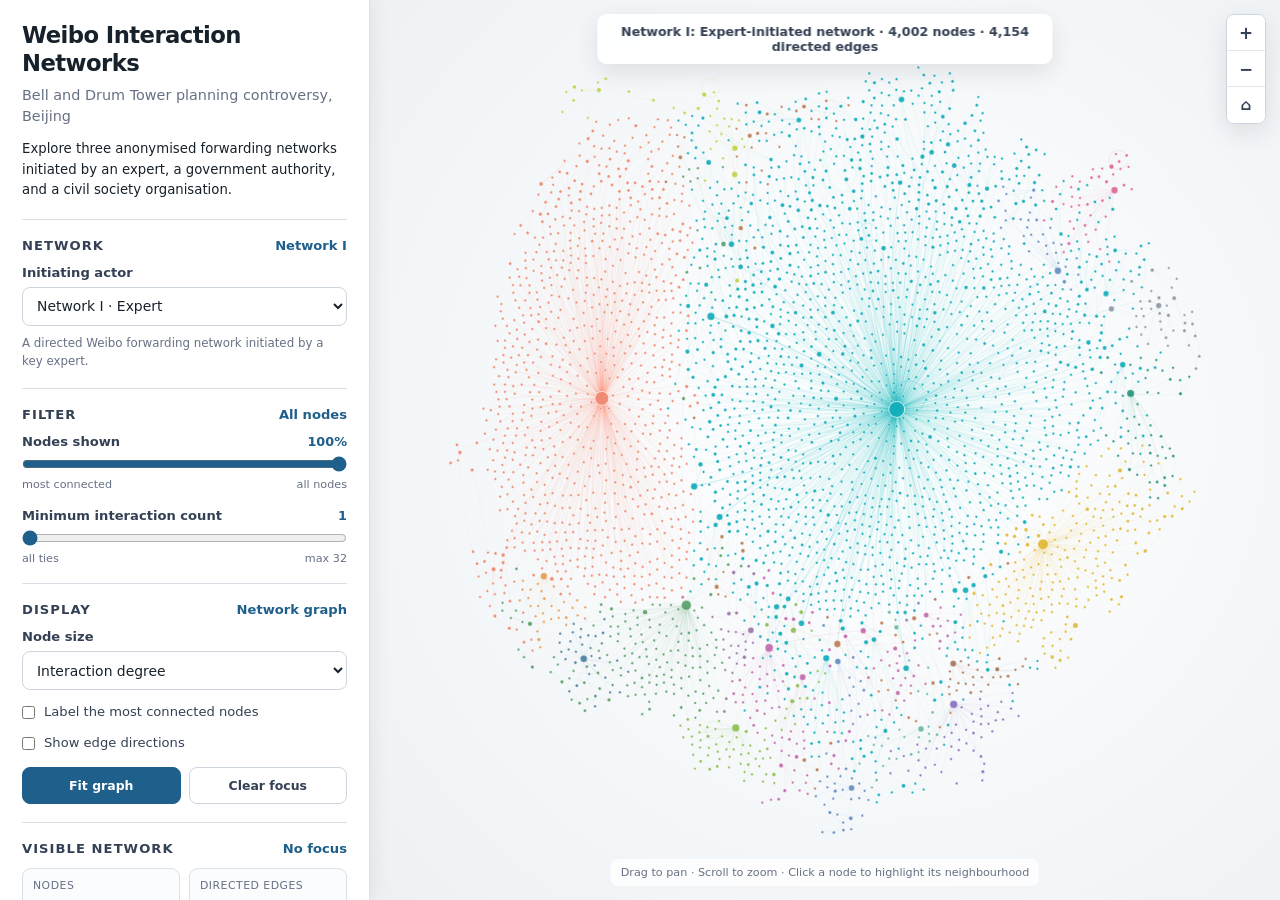
<file: index.html>
<!doctype html>
<html lang="en">
<head>
  <meta charset="utf-8" />
  <meta name="viewport" content="width=device-width, initial-scale=1" />
  <meta http-equiv="refresh" content="0; url=./atlas/" />
  <title>Weibo Interaction Networks</title>
  <script>window.location.replace("./atlas/" + window.location.hash);</script>
</head>
<body>
  <p><a href="./atlas/">Open the interactive network atlas</a></p>
</body>
</html>
</file>
<file: atlas/styles.css>
:root {
  --bg: #f4f6f8;
  --panel: #ffffff;
  --ink: #17212b;
  --muted: #667085;
  --line: #d9e0e7;
  --accent: #1f5f8b;
  --accent-soft: #e9f1f7;
  --shadow: 0 8px 24px rgba(15, 23, 42, 0.10);
  --sidebar-width: 370px;
}

* { box-sizing: border-box; }
html, body { width: 100%; height: 100%; margin: 0; }
body {
  overflow: hidden;
  color: var(--ink);
  background: var(--bg);
  font-family: Inter, ui-sans-serif, system-ui, -apple-system, BlinkMacSystemFont, "Segoe UI", sans-serif;
}
button, input, select { font: inherit; }
button, input[type="checkbox"], input[type="range"] { accent-color: var(--accent); }

#app {
  display: grid;
  grid-template-columns: var(--sidebar-width) minmax(0, 1fr);
  width: 100%;
  height: 100%;
  overflow: hidden;
}

#sidebar {
  position: relative;
  z-index: 1000;
  height: 100%;
  overflow-y: auto;
  background: var(--panel);
  border-right: 1px solid var(--line);
  box-shadow: 4px 0 18px rgba(15, 23, 42, 0.06);
}
.sidebar-inner { padding: 22px 22px 26px; }
.brand { padding-bottom: 18px; border-bottom: 1px solid var(--line); }
.brand h1 {
  margin: 0;
  font-size: 1.42rem;
  line-height: 1.22;
  letter-spacing: -0.025em;
}
.brand .subtitle {
  margin: 8px 0 0;
  color: var(--muted);
  font-size: 0.90rem;
  line-height: 1.45;
}
.brand .description {
  margin: 12px 0 0;
  font-size: 0.83rem;
  line-height: 1.55;
}

.control-section {
  padding: 18px 0;
  border-bottom: 1px solid var(--line);
}
.section-title {
  display: flex;
  align-items: baseline;
  justify-content: space-between;
  gap: 12px;
  margin-bottom: 12px;
}
.section-title h2 {
  margin: 0;
  color: #344054;
  font-size: 0.82rem;
  letter-spacing: 0.08em;
  text-transform: uppercase;
}
.section-title .value {
  color: var(--accent);
  font-size: 0.82rem;
  font-weight: 730;
  text-align: right;
}
label {
  display: block;
  margin: 0 0 7px;
  color: #344054;
  font-size: 0.82rem;
  font-weight: 650;
}
select {
  width: 100%;
  min-height: 39px;
  padding: 8px 10px;
  border: 1px solid #cdd5df;
  border-radius: 8px;
  outline: none;
  color: var(--ink);
  background: #fff;
  font-size: 0.87rem;
}
select:focus {
  border-color: #7aa7c7;
  box-shadow: 0 0 0 3px rgba(31, 95, 139, 0.12);
}
.field + .field { margin-top: 17px; }
.range-head {
  display: flex;
  align-items: baseline;
  justify-content: space-between;
  gap: 12px;
}
.range-head label { margin-bottom: 5px; }
.range-value {
  color: var(--accent);
  font-size: 0.80rem;
  font-weight: 730;
  font-variant-numeric: tabular-nums;
}
input[type="range"] { width: 100%; margin: 2px 0 0; }
.range-row {
  display: flex;
  justify-content: space-between;
  margin-top: 2px;
  color: var(--muted);
  font-size: 0.70rem;
}
.inline-check {
  display: flex;
  align-items: center;
  gap: 9px;
  margin: 13px 0 0;
  cursor: pointer;
  font-size: 0.82rem;
  font-weight: 500;
}
.inline-check input { flex: 0 0 auto; margin: 0; }
.inline-check span { line-height: 1.35; }
.button-row {
  display: grid;
  grid-template-columns: 1fr 1fr;
  gap: 8px;
  margin-top: 15px;
}
button {
  min-height: 37px;
  padding: 7px 10px;
  border: 1px solid #cdd5df;
  border-radius: 8px;
  color: #344054;
  background: #fff;
  font-size: 0.78rem;
  font-weight: 680;
  cursor: pointer;
}
button:hover { border-color: #98a2b3; background: #f8fafc; }
button.primary { border-color: var(--accent); color: #fff; background: var(--accent); }
button.primary:hover { background: #194e72; }

.stats-grid {
  display: grid;
  grid-template-columns: 1fr 1fr;
  gap: 9px;
}
.stat-card {
  padding: 10px;
  border: 1px solid var(--line);
  border-radius: 9px;
  background: #fbfcfd;
}
.stat-card .label {
  color: var(--muted);
  font-size: 0.68rem;
  line-height: 1.25;
  letter-spacing: 0.045em;
  text-transform: uppercase;
}
.stat-card .number {
  margin-top: 5px;
  font-size: 1rem;
  font-weight: 750;
  font-variant-numeric: tabular-nums;
}
.coverage {
  margin: 9px 0 0;
  color: var(--muted);
  font-size: 0.74rem;
  line-height: 1.5;
}
.colour-note { display: flex; align-items: center; gap: 8px; }
.colour-swatch {
  flex: 0 0 auto;
  width: 31px;
  height: 8px;
  border-radius: 999px;
  background: linear-gradient(90deg, #18aebd, #ef8a72, #e1bd3e, #5ca66f, #c56bb1);
}
.footer {
  padding-top: 18px;
  color: var(--muted);
  font-size: 0.72rem;
  line-height: 1.55;
}
.footer p { margin: 0; }
.footer .links { display: flex; gap: 14px; margin-top: 8px; }
.footer a { color: var(--accent); text-decoration: none; }
.footer a:hover { text-decoration: underline; }

#error-box {
  display: none;
  margin-top: 13px;
  padding: 10px 11px;
  border: 1px solid #f0b8b5;
  border-radius: 8px;
  color: #8a1c17;
  background: #fff1f0;
  font-size: 0.76rem;
  line-height: 1.45;
  white-space: pre-wrap;
}

#network-wrap {
  position: relative;
  min-width: 0;
  height: 100%;
  overflow: hidden;
  background:
    radial-gradient(circle at 56% 48%, rgba(255,255,255,0.98), rgba(244,247,249,0.96) 62%, #edf1f4 100%);
}
#network-canvas {
  display: block;
  width: 100%;
  height: 100%;
  cursor: grab;
  touch-action: none;
}
#network-canvas.dragging { cursor: grabbing; }
#network-canvas.node-hover { cursor: pointer; }

#network-summary {
  position: absolute;
  z-index: 500;
  top: 14px;
  left: 50%;
  max-width: min(720px, calc(100% - 160px));
  padding: 9px 14px;
  transform: translateX(-50%);
  border: 1px solid rgba(255,255,255,0.80);
  border-radius: 9px;
  color: #344054;
  background: rgba(255,255,255,0.92);
  box-shadow: var(--shadow);
  backdrop-filter: blur(8px);
  font-size: 0.79rem;
  font-weight: 650;
  text-align: center;
  pointer-events: none;
}
#canvas-help {
  position: absolute;
  z-index: 400;
  left: 50%;
  bottom: 14px;
  max-width: calc(100% - 190px);
  padding: 7px 10px;
  transform: translateX(-50%);
  border-radius: 7px;
  color: #667085;
  background: rgba(255,255,255,0.78);
  font-size: 0.70rem;
  text-align: center;
  pointer-events: none;
}
.zoom-controls {
  position: absolute;
  z-index: 520;
  top: 14px;
  right: 14px;
  display: grid;
  overflow: hidden;
  border: 1px solid #cdd5df;
  border-radius: 8px;
  background: #fff;
  box-shadow: var(--shadow);
}
.zoom-controls button {
  width: 38px;
  min-height: 36px;
  padding: 0;
  border: 0;
  border-bottom: 1px solid #e2e7ec;
  border-radius: 0;
  font-size: 1.05rem;
}
.zoom-controls button:last-child { border-bottom: 0; font-size: 0.95rem; }

#tooltip {
  position: absolute;
  z-index: 800;
  display: none;
  min-width: 155px;
  padding: 9px 10px;
  border: 1px solid rgba(217,224,231,0.9);
  border-radius: 8px;
  color: #344054;
  background: rgba(255,255,255,0.97);
  box-shadow: 0 6px 20px rgba(15,23,42,0.14);
  font-size: 0.74rem;
  line-height: 1.45;
  pointer-events: none;
}
.tooltip-title { margin-bottom: 4px; color: var(--ink); font-weight: 760; }
.tooltip-grid { display: grid; grid-template-columns: auto auto; gap: 2px 13px; }
.tooltip-grid span:nth-child(even) { text-align: right; font-variant-numeric: tabular-nums; }

#loading {
  position: absolute;
  inset: 0;
  z-index: 1200;
  display: flex;
  align-items: center;
  justify-content: center;
  background: rgba(245,247,250,0.84);
  backdrop-filter: blur(3px);
}
#loading.hidden { display: none; }
.loading-card {
  min-width: 230px;
  padding: 19px 23px;
  border-radius: 11px;
  background: #fff;
  box-shadow: var(--shadow);
  font-size: 0.84rem;
  text-align: center;
}
.spinner {
  width: 28px;
  height: 28px;
  margin: 0 auto 11px;
  border: 3px solid #d9e2ea;
  border-top-color: var(--accent);
  border-radius: 50%;
  animation: spin 0.8s linear infinite;
}
@keyframes spin { to { transform: rotate(360deg); } }

#mobile-toggle {
  display: none;
  position: absolute;
  z-index: 1400;
  top: 12px;
  left: 12px;
  min-height: 36px;
  box-shadow: var(--shadow);
}
#sidebar-scrim { display: none; }

@media (max-width: 850px) {
  #app { display: block; }
  #sidebar {
    position: absolute;
    width: min(var(--sidebar-width), calc(100% - 34px));
    transform: translateX(-105%);
    transition: transform 0.22s ease;
  }
  #sidebar.open { transform: translateX(0); }
  #network-wrap { width: 100%; height: 100%; }
  #mobile-toggle { display: inline-flex; }
  #sidebar-scrim {
    position: absolute;
    inset: 0;
    z-index: 900;
    display: block;
    visibility: hidden;
    opacity: 0;
    background: rgba(15,23,42,0.22);
    transition: opacity 0.2s ease, visibility 0.2s ease;
  }
  #sidebar-scrim.visible { visibility: visible; opacity: 1; }
  #network-summary { top: 60px; max-width: calc(100% - 32px); }
  .zoom-controls { top: 12px; right: 12px; }
  #canvas-help { max-width: calc(100% - 28px); }
}

@media (prefers-reduced-motion: reduce) {
  *, *::before, *::after { scroll-behavior: auto !important; animation-duration: 0.001ms !important; transition-duration: 0.001ms !important; }
}
</file>
